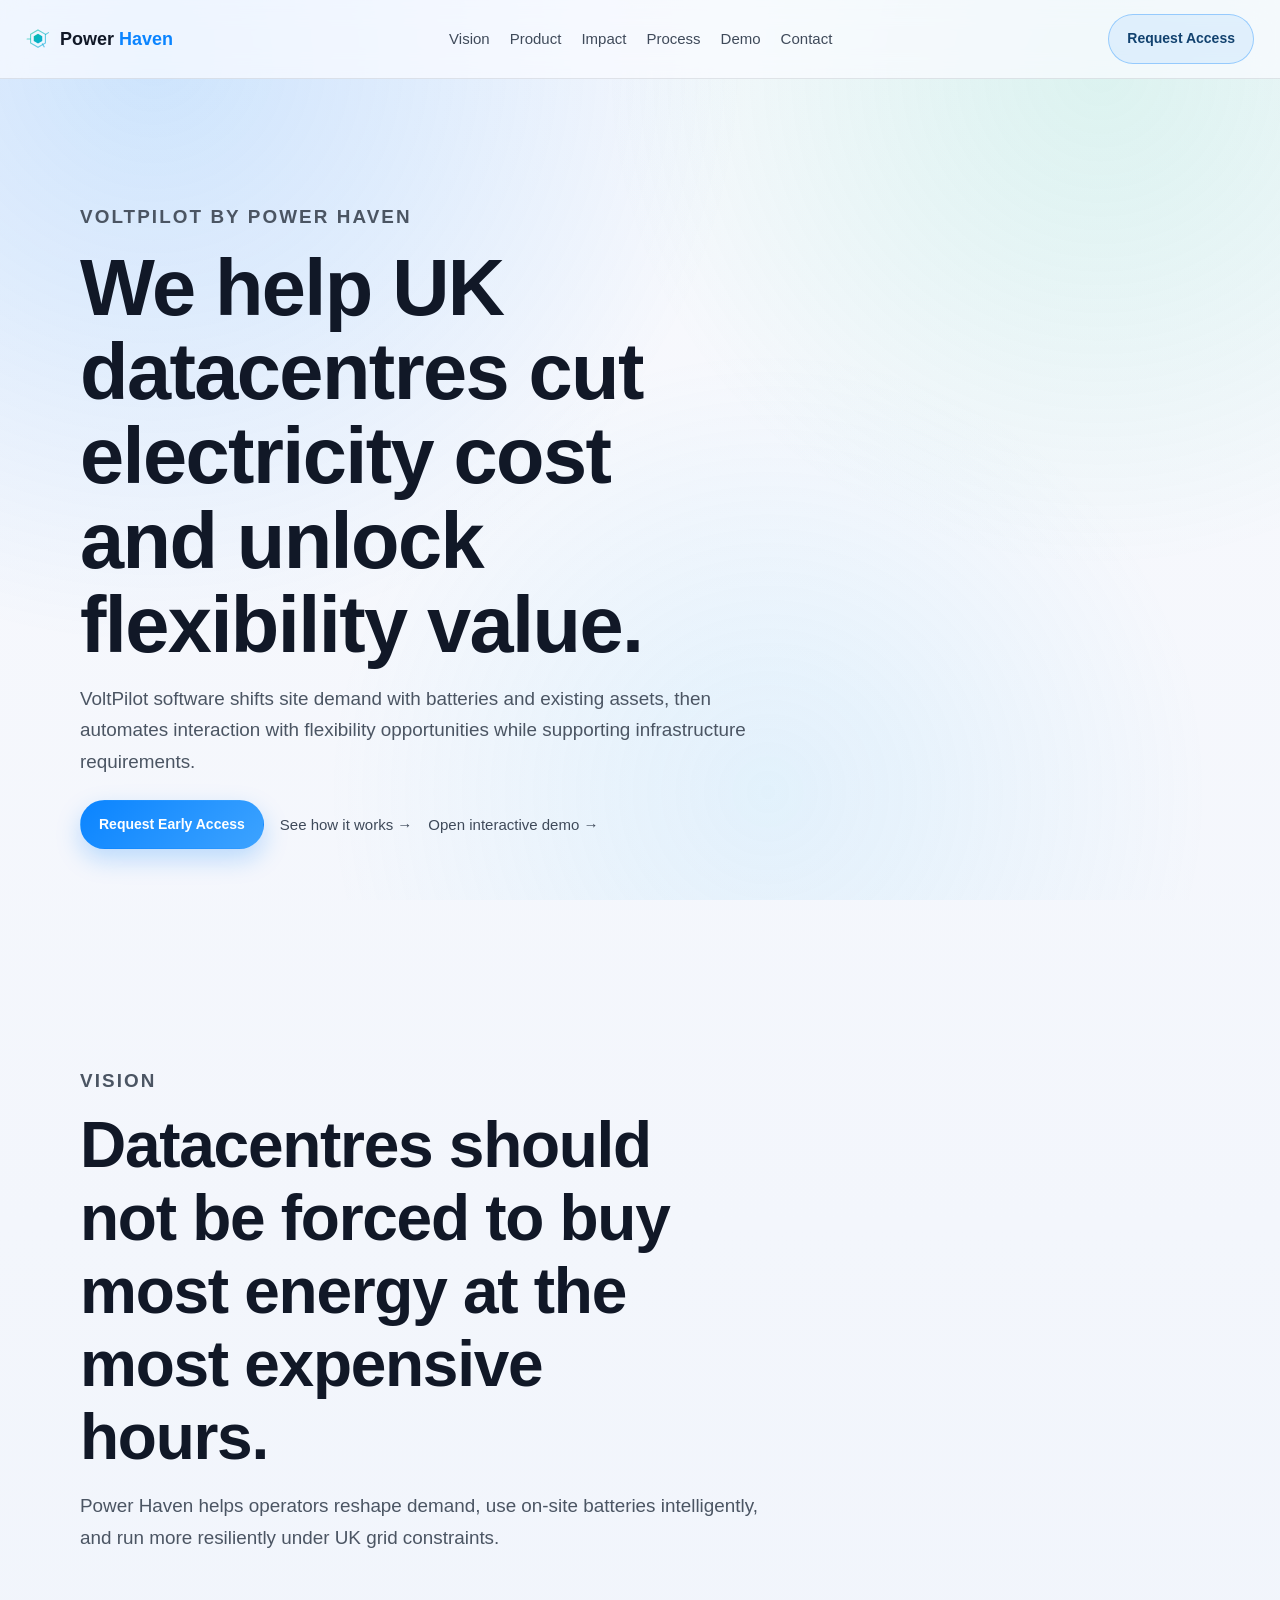
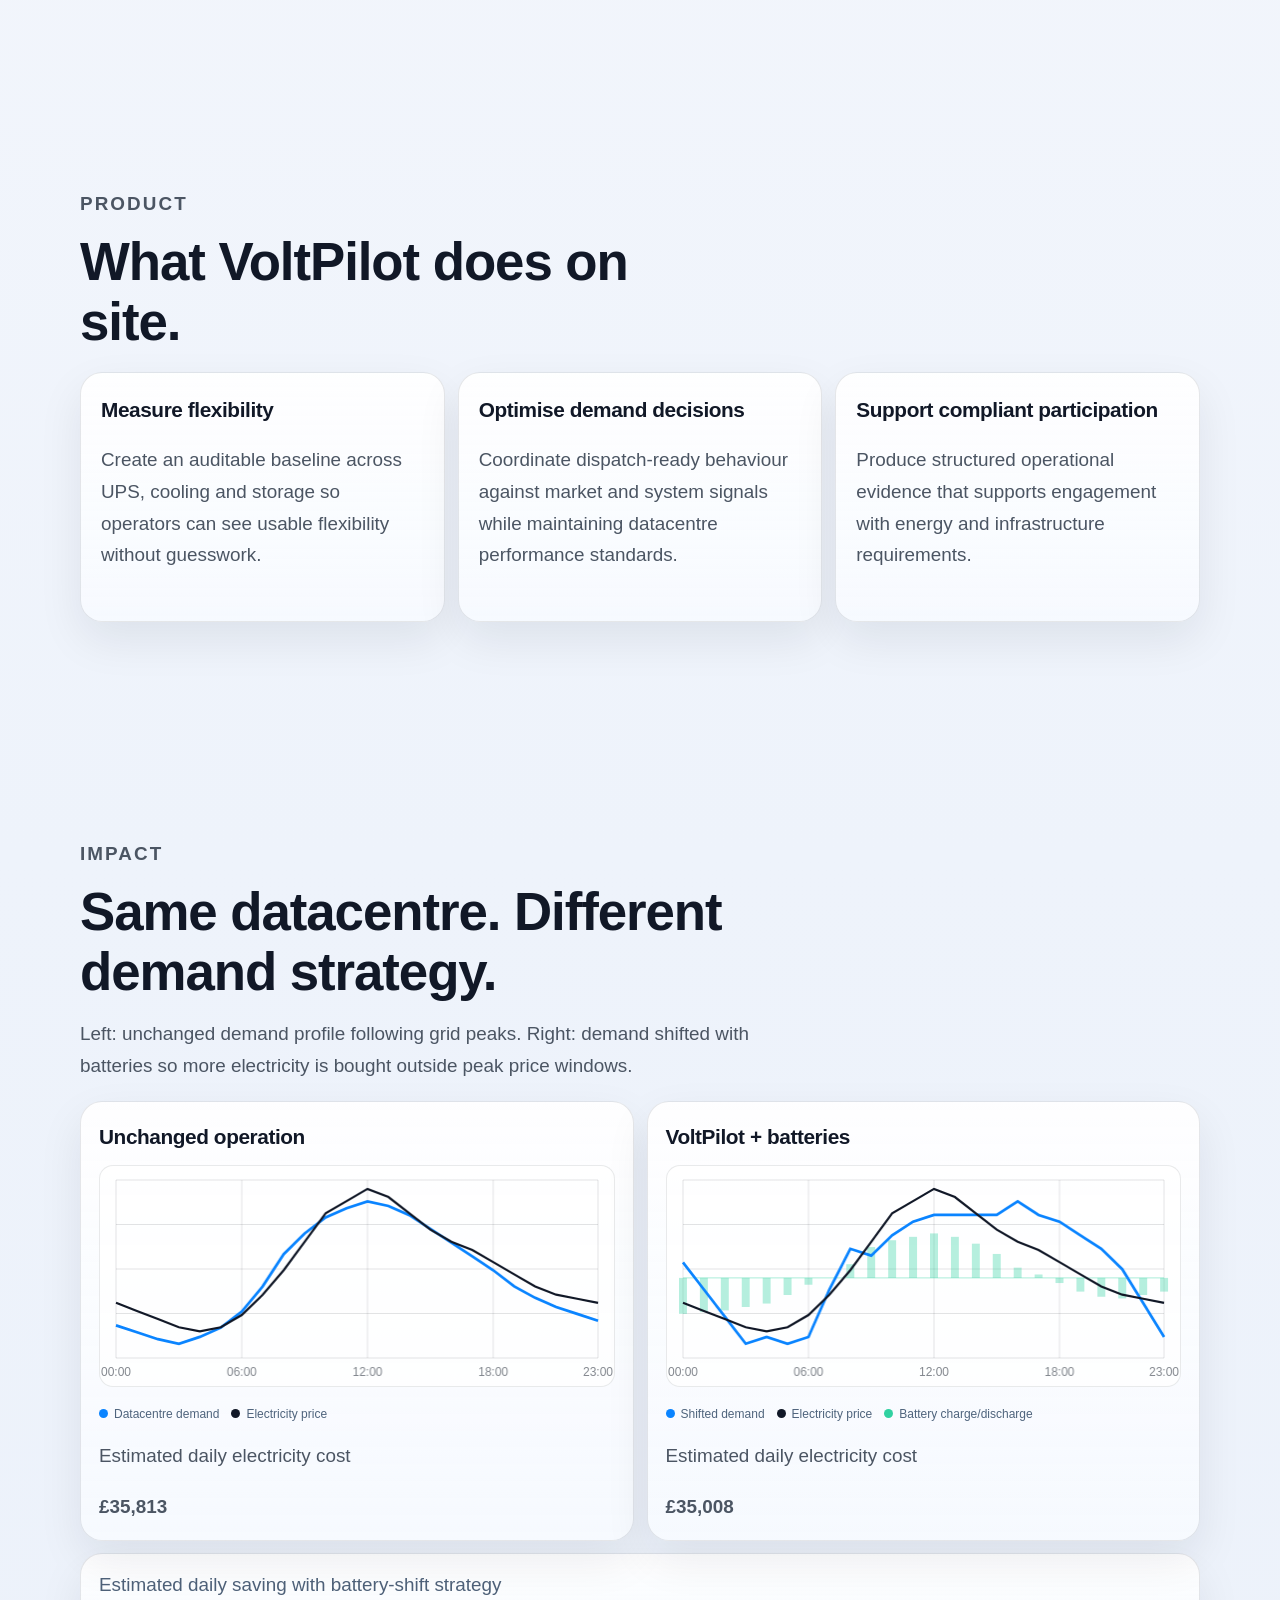
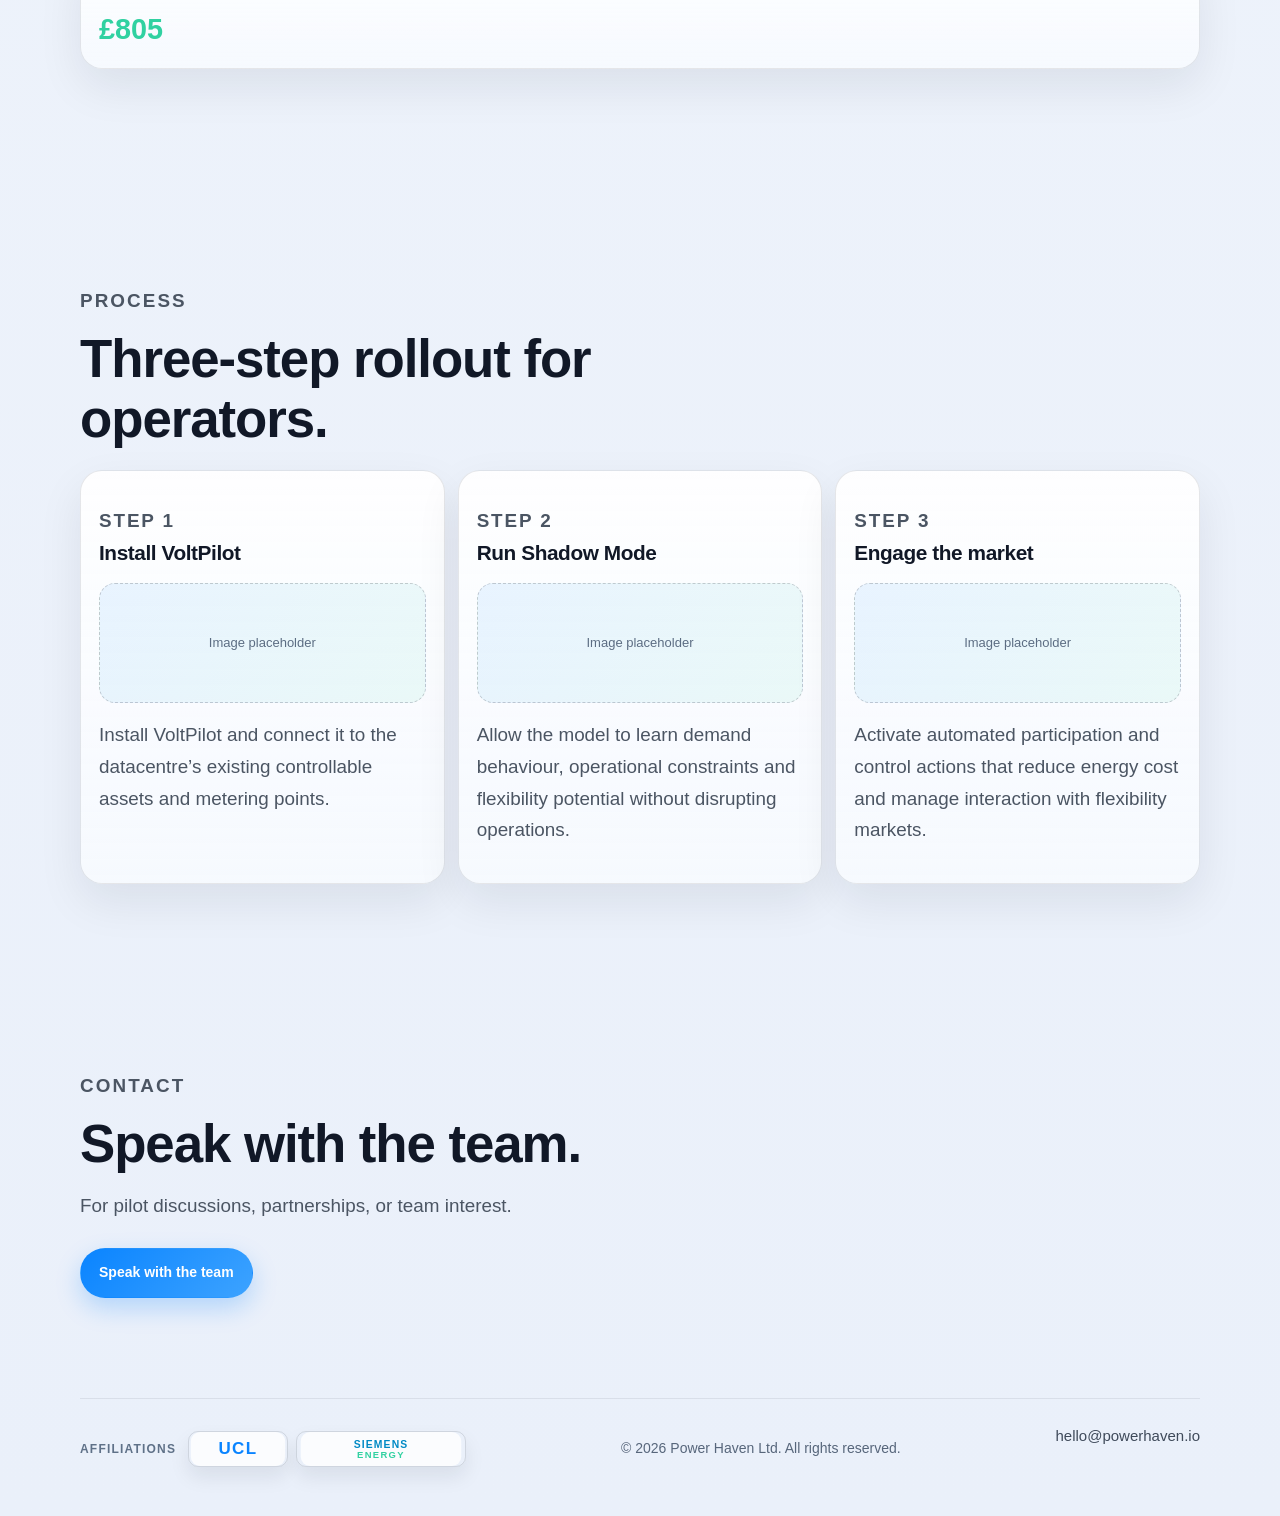
<file: index.html>
<!doctype html>
<html lang="en-GB">
  <head>
    <meta charset="UTF-8" />
    <meta name="viewport" content="width=device-width, initial-scale=1.0" />
    <title>Power Haven | Datacentre Flexibility Software</title>
    <meta
      name="description"
      content="Power Haven helps UK datacentres cut electricity cost, optimise demand, and unlock flexibility value through VoltPilot software."
    />
    <link rel="icon" type="image/svg+xml" href="./logo-mark.svg" />
    <link rel="stylesheet" href="./styles.css" />
  </head>
  <body>
    <div class="bg-haze" aria-hidden="true"></div>

    <header class="topbar">
      <a class="brand" href="#top" aria-label="Power Haven home">
        <img src="./logo-mark.svg" alt="Power Haven logo" width="24" height="24" />
        <span><strong>Power</strong> <em>Haven</em></span>
      </a>
      <nav>
        <a href="#vision">Vision</a>
        <a href="#platform">Product</a>
        <a href="#impact">Impact</a>
        <a href="#process">Process</a>
        <a href="./demo.html">Demo</a>
        <a href="#contact">Contact</a>
      </nav>
      <a class="cta ghost" href="#contact">Request Access</a>
    </header>

    <main id="top">
      <section class="hero section">
        <p class="eyebrow">VoltPilot by Power Haven</p>
        <h1>We help UK datacentres cut electricity cost and unlock flexibility value.</h1>
        <p class="lead">
          VoltPilot software shifts site demand with batteries and existing assets, then automates interaction with flexibility opportunities while supporting infrastructure requirements.
        </p>

        <div class="hero-actions">
          <a class="cta solid" href="#contact">Request Early Access</a>
          <a class="text-link" href="#platform">See how it works →</a>
          <a class="text-link" href="./demo.html">Open interactive demo →</a>
        </div>
      </section>

      <section id="vision" class="section vision-large">
        <p class="eyebrow">Vision</p>
        <h2>Datacentres should not be forced to buy most energy at the most expensive hours.</h2>
        <p>
          Power Haven helps operators reshape demand, use on-site batteries intelligently, and run more resiliently under UK grid constraints.
        </p>
      </section>

      <section id="platform" class="section">
        <p class="eyebrow">Product</p>
        <h2>What VoltPilot does on site.</h2>
        <div class="cards">
          <article class="card" data-tip="Builds a clear view of flexible capacity from existing assets.">
            <h3>Measure flexibility</h3>
            <p>Create an auditable baseline across UPS, cooling and storage so operators can see usable flexibility without guesswork.</p>
          </article>
          <article class="card" data-tip="Aligns operations with opportunity windows while protecting critical load.">
            <h3>Optimise demand decisions</h3>
            <p>Coordinate dispatch-ready behaviour against market and system signals while maintaining datacentre performance standards.</p>
          </article>
          <article class="card" data-tip="Supports evidence and reporting needed for infrastructure pathways.">
            <h3>Support compliant participation</h3>
            <p>Produce structured operational evidence that supports engagement with energy and infrastructure requirements.</p>
          </article>
        </div>
      </section>

      <section id="impact" class="section impact">
        <p class="eyebrow">Impact</p>
        <h2>Same datacentre. Different demand strategy.</h2>
        <p class="lead compact">
          Left: unchanged demand profile following grid peaks. Right: demand shifted with batteries so more electricity is bought outside peak price windows.
        </p>

        <div class="impact-grid">
          <article class="chart-card">
            <h3>Unchanged operation</h3>
            <canvas id="baselineChart" height="220" aria-label="Baseline demand and electricity price chart"></canvas>
            <div class="chart-legend">
              <span><i class="dot demand"></i>Datacentre demand</span>
              <span><i class="dot price"></i>Electricity price</span>
            </div>
            <p class="cost-label">Estimated daily electricity cost</p>
            <p id="baselineCost" class="cost-value">£0</p>
          </article>

          <article class="chart-card">
            <h3>VoltPilot + batteries</h3>
            <canvas id="optimisedChart" height="220" aria-label="Optimised demand and electricity price chart"></canvas>
            <div class="chart-legend">
              <span><i class="dot demand"></i>Shifted demand</span>
              <span><i class="dot price"></i>Electricity price</span>
              <span><i class="dot battery"></i>Battery charge/discharge</span>
            </div>
            <p class="cost-label">Estimated daily electricity cost</p>
            <p id="optimisedCost" class="cost-value">£0</p>
          </article>
        </div>

        <div class="savings-card">
          <p>Estimated daily saving with battery-shift strategy</p>
          <strong id="savingsValue">£0</strong>
        </div>
      </section>

      <section id="process" class="section">
        <p class="eyebrow">Process</p>
        <h2>Three-step rollout for operators.</h2>

        <div class="step-grid">
          <article class="step-card">
            <p class="step-number">Step 1</p>
            <h3>Install VoltPilot</h3>
            <div class="step-image" role="img" aria-label="Image placeholder for software and asset connection">
              Image placeholder
            </div>
            <p>Install VoltPilot and connect it to the datacentre’s existing controllable assets and metering points.</p>
          </article>

          <article class="step-card">
            <p class="step-number">Step 2</p>
            <h3>Run Shadow Mode</h3>
            <div class="step-image" role="img" aria-label="Image placeholder for shadow mode analysis">
              Image placeholder
            </div>
            <p>Allow the model to learn demand behaviour, operational constraints and flexibility potential without disrupting operations.</p>
          </article>

          <article class="step-card">
            <p class="step-number">Step 3</p>
            <h3>Engage the market</h3>
            <div class="step-image" role="img" aria-label="Image placeholder for market interaction">
              Image placeholder
            </div>
            <p>Activate automated participation and control actions that reduce energy cost and manage interaction with flexibility markets.</p>
          </article>
        </div>
      </section>

      <section id="contact" class="section contact-compact">
        <p class="eyebrow">Contact</p>
        <h2>Speak with the team.</h2>
        <p class="lead compact">For pilot discussions, partnerships, or team interest.</p>
        <a class="cta solid" href="mailto:hello@powerhaven.io">Speak with the team</a>
      </section>
    </main>

    <footer>
      <div class="footer-affiliations" aria-label="Institutional affiliations">
        <p>Affiliations</p>
        <div class="footer-logos">
          <img src="./ucl-logo.svg" alt="UCL logo" width="100" height="36" />
          <img src="./siemens-energy-logo.svg" alt="Siemens Energy logo" width="170" height="36" />
        </div>
      </div>
      <p>© <span id="year"></span> Power Haven Ltd. All rights reserved.</p>
      <a href="mailto:hello@powerhaven.io">hello@powerhaven.io</a>
    </footer>

    <script src="./script.js"></script>
  </body>
</html>
</file>
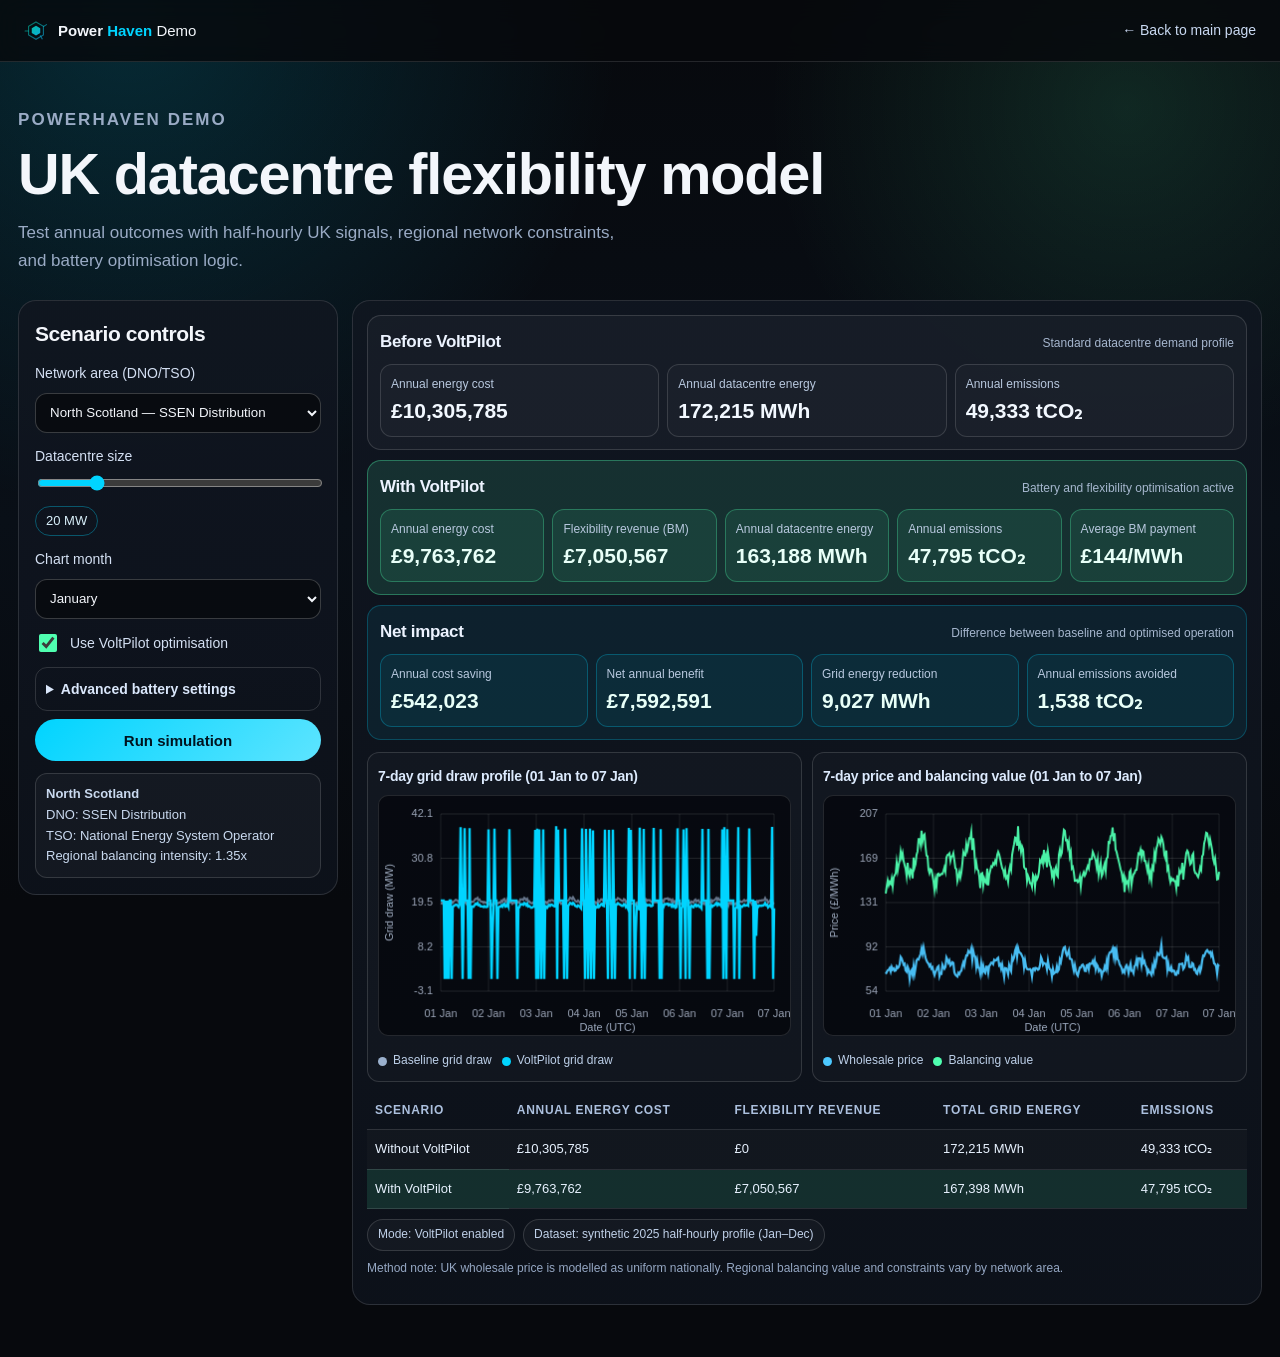
<file: demo.html>
<!doctype html>
<html lang="en-GB">
  <head>
    <meta charset="UTF-8" />
    <meta name="viewport" content="width=device-width, initial-scale=1.0" />
    <title>Power Haven Demo | VoltPilot Flexibility Model</title>
    <meta
      name="description"
      content="Interactive UK datacentre flexibility model with half-hourly simulation, region-specific balancing value, and VoltPilot battery optimisation."
    />
    <link rel="icon" type="image/svg+xml" href="./logo-mark.svg" />
    <link rel="stylesheet" href="./demo.css" />
  </head>
  <body>
    <div class="demo-bg" aria-hidden="true"></div>

    <header class="demo-topbar">
      <a class="brand" href="./index.html" aria-label="Back to Power Haven">
        <img src="./logo-mark.svg" alt="Power Haven logo" width="24" height="24" />
        <span><strong>Power</strong> <em>Haven</em> Demo</span>
      </a>
      <a class="back-link" href="./index.html">← Back to main page</a>
    </header>

    <main class="demo-main">
      <section class="hero">
        <p class="eyebrow">PowerHaven Demo</p>
        <h1>UK datacentre flexibility model</h1>
        <p>
          Test annual outcomes with half-hourly UK signals, regional network constraints, and battery optimisation logic.
        </p>
      </section>

      <section class="workspace">
        <aside class="controls-panel">
          <h2>Scenario controls</h2>

          <label>
            Network area (DNO/TSO)
            <select id="regionSelect"></select>
          </label>

          <label>
            Datacentre size
            <div class="range-wrap">
              <input id="sizeSlider" type="range" min="1" max="100" value="20" step="1" />
              <output id="sizeValue">20 MW</output>
            </div>
          </label>

          <label>
            Chart month
            <select id="monthSelect"></select>
          </label>

          <label class="toggle">
            <input id="useVoltPilot" type="checkbox" checked />
            <span>Use VoltPilot optimisation</span>
          </label>

          <details class="advanced">
            <summary>Advanced battery settings</summary>
            <label>
              Battery duration
              <select id="batteryHours">
                <option value="2">2 hours</option>
                <option value="3">3 hours</option>
                <option value="4" selected>4 hours (default)</option>
                <option value="5">5 hours</option>
                <option value="6">6 hours</option>
                <option value="8">8 hours</option>
              </select>
            </label>
          </details>

          <button id="runModel" type="button">Run simulation</button>

          <div class="region-note" id="regionInfo"></div>
        </aside>

        <section class="results-panel">
          <div class="kpi-section baseline-block">
            <div class="kpi-section-head">
              <h3>Before VoltPilot</h3>
              <p>Standard datacentre demand profile</p>
            </div>
            <div class="kpi-grid baseline-grid">
              <article class="kpi baseline">
                <p>Annual energy cost</p>
                <strong id="baselineCost" class="metric-tip" data-tip="Total annual electricity spend using the standard unmanaged load profile.">£0</strong>
              </article>
              <article class="kpi baseline">
                <p>Annual datacentre energy</p>
                <strong id="baseEnergy" class="metric-tip" data-tip="Total annual electricity consumed by the datacentre in MWh with no optimisation.">0 MWh</strong>
              </article>
              <article class="kpi baseline">
                <p>Annual emissions</p>
                <strong id="baseEmissions" class="metric-tip" data-tip="Annual operational emissions from grid electricity under the baseline profile.">0 tCO₂</strong>
              </article>
            </div>
          </div>

          <div class="kpi-section vp-block">
            <div class="kpi-section-head">
              <h3>With VoltPilot</h3>
              <p>Battery and flexibility optimisation active</p>
            </div>
            <div class="kpi-grid vp-grid">
              <article class="kpi vp">
                <p>Annual energy cost</p>
                <strong id="vpCost" class="metric-tip" data-tip="Annual electricity spend after optimisation and battery shifting logic.">£0</strong>
              </article>
              <article class="kpi vp">
                <p>Flexibility revenue (BM)</p>
                <strong id="flexRevenue" class="metric-tip" data-tip="Revenue earned from balancing participation based on regional constraint value and dispatch windows.">£0</strong>
              </article>
              <article class="kpi vp">
                <p>Annual datacentre energy</p>
                <strong id="vpEnergy" class="metric-tip" data-tip="Annual electricity consumed by the optimised datacentre profile.">0 MWh</strong>
              </article>
              <article class="kpi vp">
                <p>Annual emissions</p>
                <strong id="vpEmissions" class="metric-tip" data-tip="Annual operational emissions under VoltPilot scheduling and battery control.">0 tCO₂</strong>
              </article>
              <article class="kpi vp">
                <p>Average BM payment</p>
                <strong id="avgBmPrice" class="metric-tip" data-tip="Average balancing payment signal in your selected region, adjusted by local grid constraints.">£0/MWh</strong>
              </article>
            </div>
          </div>

          <div class="kpi-section outcome-block">
            <div class="kpi-section-head">
              <h3>Net impact</h3>
              <p>Difference between baseline and optimised operation</p>
            </div>
            <div class="kpi-grid outcome-grid">
              <article class="kpi outcome">
                <p>Annual cost saving</p>
                <strong id="costSaving" class="metric-tip" data-tip="Difference between baseline energy cost and optimised energy cost.">£0</strong>
              </article>
              <article class="kpi outcome">
                <p>Net annual benefit</p>
                <strong id="netBenefit" class="metric-tip" data-tip="Total annual value combining energy cost savings and flexibility revenue.">£0</strong>
              </article>
              <article class="kpi outcome">
                <p>Grid energy reduction</p>
                <strong id="energyReduction" class="metric-tip" data-tip="Reduction in grid-drawn electricity due to demand shifting and battery dispatch.">0 MWh</strong>
              </article>
              <article class="kpi outcome">
                <p>Annual emissions avoided</p>
                <strong id="emissionReduction" class="metric-tip" data-tip="Emissions reduction from lower grid draw and higher charging in lower-carbon periods.">0 tCO₂</strong>
              </article>
            </div>
          </div>

          <div class="chart-grid">
            <article class="chart-card">
              <h3
                id="gridChartTitle"
                class="title-tip"
                data-tip="Shows half-hourly grid import over a 7-day window. Compare baseline demand against VoltPilot demand-shifted operation."
              >
                7-day grid draw profile
              </h3>
              <canvas id="gridDrawChart" height="240" aria-label="Grid draw profile chart"></canvas>
              <div class="chart-legend">
                <span><i class="legend-dot baseline-dot"></i>Baseline grid draw</span>
                <span><i class="legend-dot vp-dot"></i>VoltPilot grid draw</span>
              </div>
              <div id="gridChartTooltip" class="chart-tooltip" role="status" aria-live="polite"></div>
            </article>
            <article class="chart-card">
              <h3
                id="marketChartTitle"
                class="title-tip"
                data-tip="Shows UK wholesale electricity price and regional balancing value for the selected area across the same 7-day window."
              >
                7-day price and balancing value
              </h3>
              <canvas id="marketChart" height="240" aria-label="Market price and balancing value chart"></canvas>
              <div class="chart-legend">
                <span><i class="legend-dot price-dot"></i>Wholesale price</span>
                <span><i class="legend-dot bm-dot"></i>Balancing value</span>
              </div>
              <div id="marketChartTooltip" class="chart-tooltip" role="status" aria-live="polite"></div>
            </article>
          </div>

          <div class="summary-table-wrap">
            <table class="summary-table">
              <thead>
                <tr>
                  <th>Scenario</th>
                  <th>Annual energy cost</th>
                  <th>Flexibility revenue</th>
                  <th>Total grid energy</th>
                  <th>Emissions</th>
                </tr>
              </thead>
              <tbody>
                <tr class="baseline-row">
                  <td>Without VoltPilot</td>
                  <td id="tableBaseCost" class="metric-tip" data-tip="Annual energy cost for the baseline operation profile.">£0</td>
                  <td class="metric-tip" data-tip="No flexibility market participation in baseline mode.">£0</td>
                  <td id="tableBaseEnergy" class="metric-tip" data-tip="Annual grid electricity used with no optimisation.">0 MWh</td>
                  <td id="tableBaseEmissions" class="metric-tip" data-tip="Annual emissions from baseline grid consumption.">0 tCO₂</td>
                </tr>
                <tr class="vp-row">
                  <td>With VoltPilot</td>
                  <td id="tableVpCost" class="metric-tip" data-tip="Annual energy cost after optimisation and battery strategy.">£0</td>
                  <td id="tableVpRevenue" class="metric-tip" data-tip="Annual flexibility revenue from balancing mechanism participation.">£0</td>
                  <td id="tableVpEnergy" class="metric-tip" data-tip="Annual grid electricity used with VoltPilot active.">0 MWh</td>
                  <td id="tableVpEmissions" class="metric-tip" data-tip="Annual emissions with VoltPilot operation.">0 tCO₂</td>
                </tr>
              </tbody>
            </table>
          </div>

          <div class="method-meta">
            <p id="modeTag">Mode: VoltPilot enabled</p>
            <p>Dataset: synthetic 2025 half-hourly profile (Jan–Dec)</p>
          </div>

          <p class="method-note">
            Method note: UK wholesale price is modelled as uniform nationally. Regional balancing value and constraints vary by network area.
          </p>
        </section>
      </section>
    </main>

    <script src="./demo.js"></script>
  </body>
</html>
</file>
<file: styles.css>
:root {
  --bg: #f4f6fb;
  --text: #111827;
  --muted: #4b5563;
  --accent: #0a84ff;
  --accent-mint: #30d1a1;
  --border: rgba(17, 24, 39, 0.1);
  --shadow: 0 18px 45px rgba(15, 23, 42, 0.08);
  --radius: 22px;
}

* { box-sizing: border-box; }

html,
body {
  margin: 0;
  min-height: 100%;
  scroll-behavior: smooth;
}

body {
  font-family: "SF Pro Text", "SF Pro Display", -apple-system, BlinkMacSystemFont, "Segoe UI", Roboto, Arial, sans-serif;
  font-size: 18px;
  line-height: 1.68;
  color: var(--text);
  background: linear-gradient(180deg, #f8f9fd 0%, #eef3fb 52%, #eaf0fa 100%);
}

.bg-haze {
  position: fixed;
  inset: 0;
  background:
    radial-gradient(circle at 12% 6%, rgba(10, 132, 255, 0.18), transparent 42%),
    radial-gradient(circle at 86% 8%, rgba(48, 209, 161, 0.14), transparent 36%),
    radial-gradient(circle at 60% 88%, rgba(90, 200, 250, 0.12), transparent 40%);
  pointer-events: none;
  z-index: -1;
}

.topbar {
  position: sticky;
  top: 0;
  z-index: 20;
  display: flex;
  align-items: center;
  justify-content: space-between;
  gap: 18px;
  padding: 14px 26px;
  border-bottom: 1px solid var(--border);
  backdrop-filter: blur(12px);
  background: rgba(250, 251, 255, 0.72);
}

.brand {
  display: inline-flex;
  align-items: center;
  gap: 10px;
  text-decoration: none;
  color: var(--text);
}

.brand strong { font-weight: 700; }

.brand em {
  color: var(--accent);
  font-style: normal;
  font-weight: 700;
}

nav {
  display: inline-flex;
  gap: 20px;
}

nav a,
footer a,
.text-link {
  color: #3f4a5a;
  text-decoration: none;
  font-size: 15px;
  transition: color 0.2s ease;
}

nav a:hover,
footer a:hover,
.text-link:hover { color: var(--accent); }

.section {
  width: min(1120px, calc(100% - 44px));
  margin: 0 auto;
  padding: 100px 0;
}

.hero { padding-top: 106px; }

.eyebrow {
  margin: 0;
  font-size: 12px;
  font-weight: 700;
  letter-spacing: 0.11em;
  text-transform: uppercase;
  color: var(--accent);
}

h1,
h2,
h3 {
  font-family: "SF Pro Display", "SF Pro Text", -apple-system, BlinkMacSystemFont, "Segoe UI", Roboto, Arial, sans-serif;
  letter-spacing: -0.02em;
  margin: 0;
}

h1 {
  margin-top: 14px;
  max-width: 15ch;
  font-size: clamp(2.8rem, 6.2vw, 5rem);
  line-height: 1.06;
}

h2 {
  margin-top: 12px;
  max-width: 22ch;
  font-size: clamp(2rem, 4.2vw, 3.3rem);
  line-height: 1.14;
}

h3 { font-size: 1.3rem; }

.lead,
.section p {
  max-width: 65ch;
  margin-top: 16px;
  color: var(--muted);
  font-size: clamp(1.02rem, 1.8vw, 1.18rem);
}

.vision-large h2 {
  max-width: 18ch;
  font-size: clamp(2.3rem, 5vw, 4rem);
}

.hero-actions {
  margin-top: 22px;
  display: flex;
  align-items: center;
  gap: 16px;
  flex-wrap: wrap;
}

.cta {
  display: inline-flex;
  align-items: center;
  justify-content: center;
  border-radius: 999px;
  padding: 12px 18px;
  font-size: 14px;
  font-weight: 700;
  text-decoration: none;
  border: 1px solid transparent;
  transition: transform 0.18s ease, box-shadow 0.18s ease, background 0.18s ease;
}

.cta:hover { transform: translateY(-1px); }

.cta.solid {
  color: white;
  background: linear-gradient(135deg, var(--accent), #3da3ff);
  box-shadow: 0 10px 24px rgba(10, 132, 255, 0.25);
}

.cta.ghost {
  color: #12426f;
  border-color: rgba(10, 132, 255, 0.35);
  background: rgba(10, 132, 255, 0.08);
}

.cards,
.impact-grid,
.step-grid {
  margin-top: 20px;
  display: grid;
  gap: 13px;
  grid-template-columns: repeat(3, minmax(0, 1fr));
}

.card,
.chart-card,
.step-card,
.savings-card {
  border: 1px solid var(--border);
  border-radius: var(--radius);
  background: linear-gradient(180deg, rgba(255, 255, 255, 0.92), rgba(248, 251, 255, 0.82));
  box-shadow: var(--shadow);
}

.card {
  position: relative;
  padding: 20px;
}

.card::after {
  content: attr(data-tip);
  position: absolute;
  left: 16px;
  right: 16px;
  bottom: 12px;
  opacity: 0;
  pointer-events: none;
  color: #4f647d;
  font-size: 12px;
  transition: opacity 0.2s ease;
}

.card:hover {
  border-color: rgba(10, 132, 255, 0.4);
  box-shadow: 0 18px 36px rgba(10, 132, 255, 0.11);
}

.card:hover::after { opacity: 1; }
.card p { margin-bottom: 30px; }

.impact-grid {
  grid-template-columns: repeat(2, minmax(0, 1fr));
}

.chart-card { padding: 18px; }

.chart-card canvas {
  margin-top: 10px;
  width: 100%;
  border: 1px solid rgba(17, 24, 39, 0.09);
  border-radius: 14px;
  background: rgba(255, 255, 255, 0.7);
}

.chart-legend {
  margin-top: 8px;
  display: flex;
  flex-wrap: wrap;
  gap: 12px;
  font-size: 12px;
  color: #4f647d;
}

.chart-legend .dot {
  display: inline-block;
  width: 9px;
  height: 9px;
  border-radius: 50%;
  margin-right: 6px;
}

.dot.demand { background: #0a84ff; }
.dot.price { background: #111827; }
.dot.battery { background: #30d1a1; }

.cost-label {
  margin-top: 10px;
  font-size: 13px;
  color: #5f6d82;
}

.cost-value {
  margin: 2px 0 0;
  font-size: 1.5rem;
  font-weight: 700;
  color: #0f2843;
}

.savings-card {
  margin-top: 12px;
  padding: 15px 18px;
}

.savings-card p {
  margin: 0;
  color: #4d6078;
}

.savings-card strong {
  display: block;
  margin-top: 4px;
  font-size: 1.8rem;
  color: var(--accent-mint);
}

.step-card { padding: 18px; }

.step-number {
  margin: 0;
  color: var(--accent);
  font-size: 12px;
  font-weight: 700;
  letter-spacing: 0.1em;
  text-transform: uppercase;
}

.step-image {
  margin: 12px 0;
  min-height: 120px;
  border: 1px dashed rgba(17, 24, 39, 0.2);
  border-radius: 16px;
  display: grid;
  place-items: center;
  color: #5c6d83;
  font-size: 13px;
  background: linear-gradient(135deg, rgba(10, 132, 255, 0.08), rgba(48, 209, 161, 0.08));
}

.contact-compact {
  padding-top: 70px;
}

.contact-compact .cta {
  margin-top: 8px;
}

footer {
  width: min(1120px, calc(100% - 44px));
  margin: 0 auto;
  padding: 24px 0 42px;
  border-top: 1px solid rgba(17, 24, 39, 0.08);
  display: flex;
  justify-content: space-between;
  gap: 12px;
  color: #57667b;
  font-size: 14px;
}

.footer-affiliations {
  display: inline-flex;
  align-items: center;
  gap: 12px;
  flex-wrap: wrap;
}

.footer-affiliations p {
  margin: 0;
  font-size: 12px;
  font-weight: 700;
  letter-spacing: 0.1em;
  text-transform: uppercase;
  color: #5f7188;
}

.footer-logos {
  display: inline-flex;
  gap: 8px;
  align-items: center;
}

.footer-logos img {
  display: block;
  border-radius: 10px;
  border: 1px solid rgba(17, 24, 39, 0.12);
  box-shadow: 0 10px 20px rgba(15, 23, 42, 0.08);
}

@media (max-width: 980px) {
  nav { display: none; }

  .topbar {
    padding: 12px 14px;
  }

  .topbar .ghost { display: none; }

  .section {
    width: min(1120px, calc(100% - 28px));
    padding: 72px 0;
  }

  .hero {
    padding-top: 82px;
  }

  .cards,
  .impact-grid,
  .step-grid {
    grid-template-columns: 1fr;
  }

  h1 {
    max-width: 13.8ch;
    font-size: clamp(2.05rem, 8.4vw, 3.4rem);
  }

  h2 {
    font-size: clamp(1.62rem, 6.3vw, 2.45rem);
  }

  .vision-large h2 {
    font-size: clamp(1.95rem, 7.2vw, 2.8rem);
  }

  body {
    font-size: 17px;
  }

  footer {
    width: min(1120px, calc(100% - 28px));
    flex-direction: column;
    gap: 12px;
  }
}
</file>
<file: demo.css>
:root {
  --bg: #07090d;
  --surface: #0e131b;
  --surface-soft: #111823;
  --border: rgba(255, 255, 255, 0.12);
  --text: #f3f6fb;
  --muted: #9aabc5;
  --accent: #00d4ff;
  --accent-soft: #4fffb0;
  --baseline-bg: rgba(255, 255, 255, 0.03);
  --vp-bg: rgba(79, 255, 176, 0.12);
}

* {
  box-sizing: border-box;
}

html,
body {
  margin: 0;
  min-height: 100%;
}

body {
  font-family: Arial, "Helvetica Neue", Helvetica, sans-serif;
  color: var(--text);
  background: var(--bg);
  line-height: 1.6;
}

.demo-bg {
  position: fixed;
  inset: 0;
  z-index: -1;
  background:
    radial-gradient(circle at 10% 2%, rgba(0, 212, 255, 0.16), transparent 34%),
    radial-gradient(circle at 88% 12%, rgba(79, 255, 176, 0.12), transparent 26%),
    linear-gradient(180deg, #07090d 0%, #090f17 58%, #07090d 100%);
}

.demo-topbar {
  position: sticky;
  top: 0;
  z-index: 20;
  height: 62px;
  display: flex;
  align-items: center;
  justify-content: space-between;
  padding: 0 24px;
  border-bottom: 1px solid var(--border);
  backdrop-filter: blur(12px);
  background: rgba(7, 9, 13, 0.82);
}

.brand {
  display: inline-flex;
  align-items: center;
  gap: 10px;
  text-decoration: none;
  color: var(--text);
  font-size: 15px;
}

.brand strong {
  font-weight: 700;
}

.brand em {
  font-style: normal;
  font-weight: 700;
  color: var(--accent);
}

.back-link {
  color: #cadaf3;
  text-decoration: none;
  font-size: 14px;
}

.back-link:hover {
  color: var(--accent);
}

.demo-main {
  width: min(1280px, calc(100% - 36px));
  margin: 0 auto;
  padding: 30px 0 52px;
}

.hero {
  max-width: 880px;
}

.eyebrow {
  margin: 0;
  text-transform: uppercase;
  letter-spacing: 0.12em;
  font-size: 11px;
  color: var(--accent);
  font-weight: 700;
}

h1,
h2,
h3 {
  margin: 0;
  letter-spacing: -0.02em;
}

h1 {
  margin-top: 10px;
  font-size: clamp(2rem, 5vw, 3.6rem);
  line-height: 1.08;
}

.hero p {
  margin-top: 14px;
  max-width: 65ch;
  color: var(--muted);
  font-size: 17px;
}

.workspace {
  margin-top: 26px;
  display: grid;
  grid-template-columns: 320px 1fr;
  gap: 14px;
  align-items: start;
}

.controls-panel,
.results-panel {
  border: 1px solid var(--border);
  border-radius: 18px;
  background: linear-gradient(180deg, rgba(16, 22, 32, 0.95), rgba(13, 18, 27, 0.95));
}

.controls-panel {
  padding: 16px;
  position: sticky;
  top: 78px;
}

.controls-panel h2 {
  font-size: 21px;
}

label,
.advanced {
  margin-top: 12px;
  display: block;
  color: #d4e0f3;
  font-size: 14px;
}

select,
input[type="range"],
button {
  width: 100%;
  margin-top: 8px;
}

select {
  border-radius: 12px;
  border: 1px solid rgba(255, 255, 255, 0.2);
  background: rgba(7, 9, 13, 0.78);
  color: var(--text);
  height: 40px;
  padding: 0 10px;
}

input[type="range"] {
  accent-color: var(--accent);
}

output {
  display: inline-block;
  margin-top: 8px;
  padding: 4px 10px;
  border-radius: 999px;
  border: 1px solid rgba(0, 212, 255, 0.35);
  color: #d8effa;
  font-size: 13px;
}

.toggle {
  display: flex;
  align-items: center;
  gap: 10px;
}

.toggle input {
  width: 18px;
  height: 18px;
  accent-color: var(--accent-soft);
}

.advanced {
  border: 1px solid rgba(255, 255, 255, 0.14);
  border-radius: 12px;
  padding: 10px;
}

.advanced summary {
  cursor: pointer;
  font-weight: 700;
  color: #dae7fb;
}

button {
  border: 0;
  border-radius: 999px;
  height: 42px;
  font-size: 15px;
  font-weight: 700;
  color: #001420;
  background: linear-gradient(135deg, var(--accent), #5de4ff);
  cursor: pointer;
  transition: transform 0.16s ease;
}

button:hover {
  transform: scale(1.01);
}

.region-note {
  margin-top: 12px;
  padding: 10px;
  border-radius: 12px;
  border: 1px solid rgba(255, 255, 255, 0.14);
  background: rgba(255, 255, 255, 0.03);
  color: #c9d9ef;
  font-size: 13px;
}

.results-panel {
  padding: 14px;
}

.kpi-section {
  margin-bottom: 10px;
  border-radius: 14px;
  border: 1px solid rgba(255, 255, 255, 0.14);
  padding: 12px;
}

.baseline-block {
  background: var(--baseline-bg);
}

.vp-block {
  background: var(--vp-bg);
  border-color: rgba(79, 255, 176, 0.34);
}

.outcome-block {
  background: rgba(0, 212, 255, 0.07);
  border-color: rgba(0, 212, 255, 0.24);
}

.kpi-section-head {
  display: flex;
  justify-content: space-between;
  gap: 10px;
  align-items: baseline;
  flex-wrap: wrap;
}

.kpi-section-head h3 {
  font-size: 17px;
  color: #ecf3ff;
}

.kpi-section-head p {
  margin: 0;
  color: #a6b7cf;
  font-size: 12px;
}

.kpi-grid {
  margin-top: 9px;
  display: grid;
  gap: 8px;
}

.baseline-grid {
  grid-template-columns: repeat(3, minmax(0, 1fr));
}

.vp-grid {
  grid-template-columns: repeat(5, minmax(0, 1fr));
}

.outcome-grid {
  grid-template-columns: repeat(4, minmax(0, 1fr));
}

.kpi {
  border: 1px solid rgba(255, 255, 255, 0.14);
  border-radius: 12px;
  padding: 10px;
}

.kpi.baseline {
  background: rgba(255, 255, 255, 0.02);
}

.kpi.vp {
  background: rgba(79, 255, 176, 0.08);
  border-color: rgba(79, 255, 176, 0.3);
}

.kpi.outcome {
  background: rgba(0, 212, 255, 0.06);
  border-color: rgba(0, 212, 255, 0.28);
}

.kpi p {
  margin: 0;
  color: #b8c8df;
  font-size: 12px;
}

.kpi strong {
  display: inline-block;
  margin-top: 4px;
  font-size: 21px;
  color: #f2f8ff;
  line-height: 1.2;
}

.vp .metric-tip,
.outcome .metric-tip {
  color: #e8fff8;
}

.metric-tip {
  position: relative;
  cursor: help;
}

.metric-tip:hover::after {
  content: attr(data-tip);
  position: absolute;
  left: 0;
  bottom: calc(100% + 8px);
  width: 240px;
  padding: 7px 8px;
  border-radius: 8px;
  border: 1px solid rgba(255, 255, 255, 0.18);
  background: rgba(6, 9, 14, 0.96);
  color: #e5effd;
  font-size: 11px;
  line-height: 1.4;
  z-index: 12;
}

.chart-grid {
  margin-top: 12px;
  display: grid;
  gap: 10px;
  grid-template-columns: repeat(2, minmax(0, 1fr));
}

.chart-card {
  position: relative;
  border: 1px solid rgba(255, 255, 255, 0.14);
  border-radius: 12px;
  padding: 10px;
  background: rgba(255, 255, 255, 0.02);
}

.chart-card h3 {
  font-size: 14px;
  margin-bottom: 8px;
  color: #dceafd;
}

.title-tip {
  position: relative;
  display: inline-block;
  cursor: help;
}

.title-tip:hover::after {
  content: attr(data-tip);
  position: absolute;
  left: 0;
  top: calc(100% + 8px);
  width: 280px;
  padding: 8px 9px;
  border-radius: 8px;
  border: 1px solid rgba(255, 255, 255, 0.18);
  background: rgba(6, 9, 14, 0.96);
  color: #e5effd;
  font-size: 11px;
  line-height: 1.4;
  z-index: 20;
}

canvas {
  width: 100%;
  border: 1px solid rgba(255, 255, 255, 0.12);
  border-radius: 10px;
  background: rgba(6, 9, 14, 0.86);
}

.chart-legend {
  margin-top: 8px;
  display: flex;
  gap: 10px;
  flex-wrap: wrap;
  font-size: 12px;
  color: #bdd0e9;
}

.chart-legend span {
  display: inline-flex;
  align-items: center;
  gap: 6px;
}

.legend-dot {
  width: 9px;
  height: 9px;
  border-radius: 50%;
  display: inline-block;
}

.baseline-dot {
  background: #9ab0cd;
}

.vp-dot {
  background: #00d4ff;
}

.price-dot {
  background: #4cc8ff;
}

.bm-dot {
  background: #4fffb0;
}

.chart-tooltip {
  position: absolute;
  display: none;
  min-width: 190px;
  max-width: 240px;
  padding: 8px 9px;
  border-radius: 8px;
  border: 1px solid rgba(255, 255, 255, 0.18);
  background: rgba(6, 9, 14, 0.96);
  color: #e5effd;
  font-size: 11px;
  line-height: 1.4;
  pointer-events: none;
  z-index: 25;
  box-shadow: 0 6px 16px rgba(0, 0, 0, 0.35);
}

.chart-tooltip strong {
  color: #f1f7ff;
}

.summary-table-wrap {
  margin-top: 10px;
  overflow-x: auto;
}

.summary-table {
  width: 100%;
  border-collapse: collapse;
  font-size: 13px;
}

.summary-table th,
.summary-table td {
  border-bottom: 1px solid rgba(255, 255, 255, 0.12);
  text-align: left;
  padding: 9px 8px;
}

.summary-table th {
  color: #acc0de;
  font-weight: 700;
  font-size: 12px;
  text-transform: uppercase;
  letter-spacing: 0.06em;
}

.summary-table td {
  color: #e8f2ff;
}

.baseline-row {
  background: rgba(255, 255, 255, 0.02);
}

.vp-row {
  background: rgba(79, 255, 176, 0.12);
}

.method-meta {
  margin-top: 10px;
  display: flex;
  gap: 8px;
  flex-wrap: wrap;
}

.method-meta p {
  margin: 0;
  font-size: 12px;
  color: #bfd0e8;
  border: 1px solid rgba(255, 255, 255, 0.14);
  border-radius: 999px;
  padding: 5px 10px;
  background: rgba(255, 255, 255, 0.03);
}

.method-note {
  margin-top: 8px;
  color: #95a7c3;
  font-size: 12px;
}

@media (max-width: 1180px) {
  .vp-grid {
    grid-template-columns: repeat(3, minmax(0, 1fr));
  }

  .outcome-grid {
    grid-template-columns: repeat(2, minmax(0, 1fr));
  }
}

@media (max-width: 920px) {
  .workspace {
    grid-template-columns: 1fr;
  }

  .controls-panel {
    position: static;
  }

  .chart-grid {
    grid-template-columns: 1fr;
  }

  .baseline-grid,
  .vp-grid,
  .outcome-grid {
    grid-template-columns: repeat(2, minmax(0, 1fr));
  }

  .demo-main {
    width: min(1280px, calc(100% - 20px));
  }

  .demo-topbar {
    padding: 0 12px;
  }
}

@media (max-width: 620px) {
  .baseline-grid,
  .vp-grid,
  .outcome-grid {
    grid-template-columns: 1fr;
  }

  .metric-tip:hover::after {
    width: 210px;
  }

  .title-tip:hover::after {
    width: 220px;
  }

  .brand span {
    font-size: 13px;
  }

  .back-link {
    font-size: 12px;
  }
}
</file>
